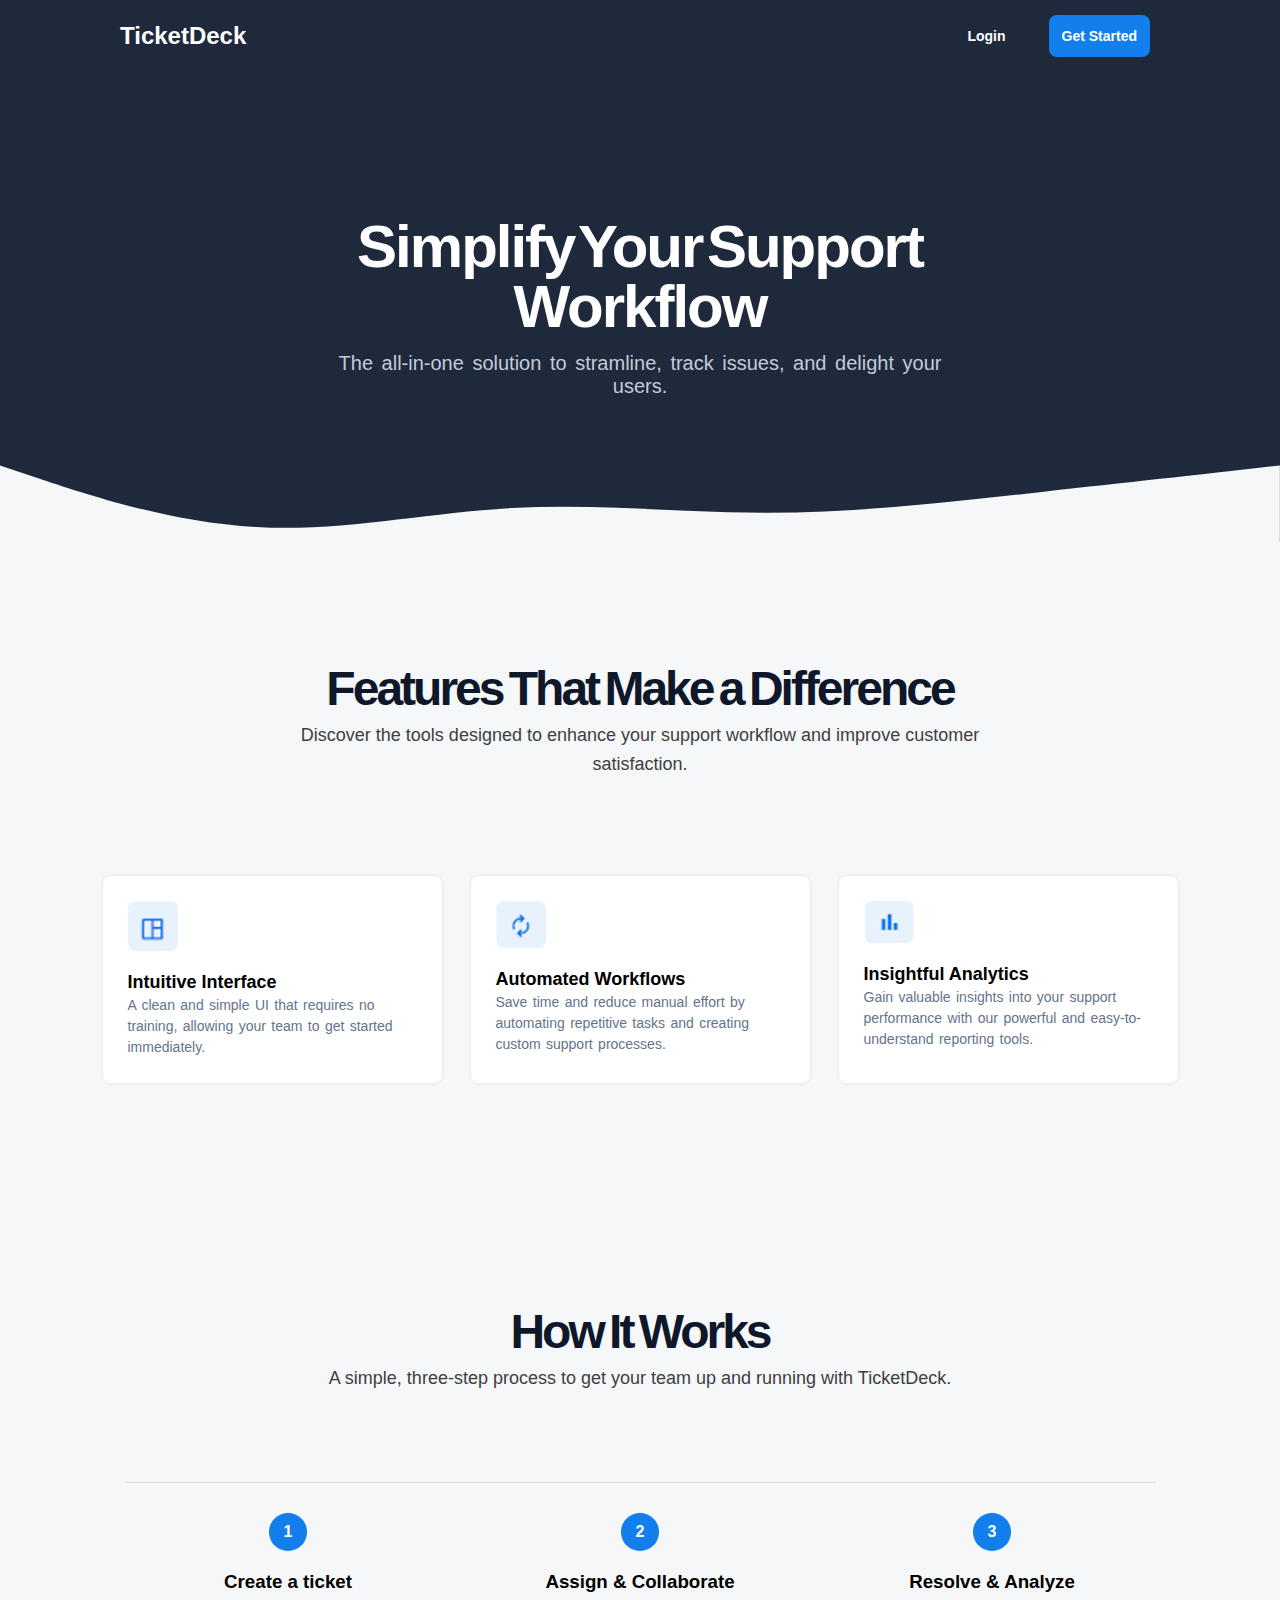
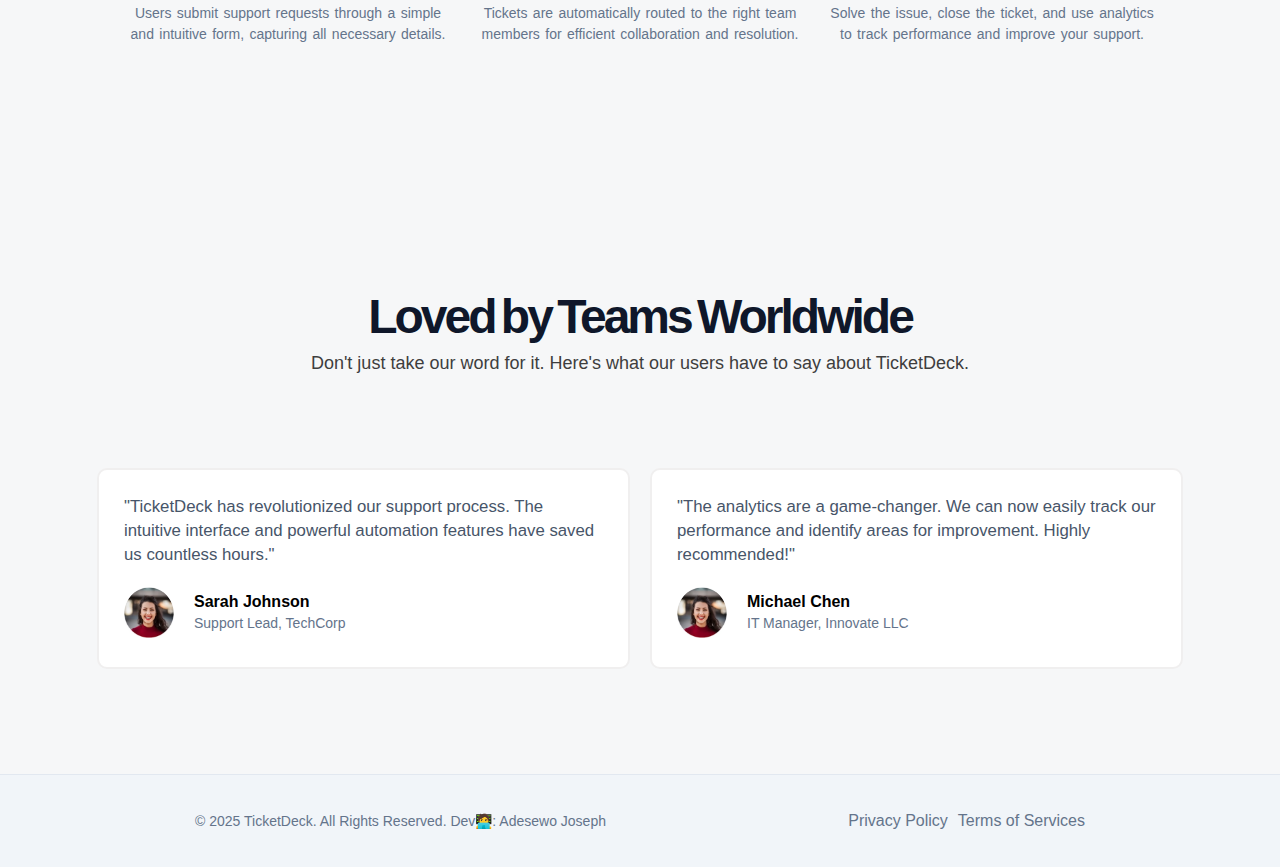
<file: index.html>
<!DOCTYPE html>
<html lang="en">
<head>
    <meta charset="UTF-8">
    <meta name="viewport" content="width=device-width, initial-scale=1.0">
    <link rel="stylesheet" href="landing.css">
    <title>Ticket Management</title>
</head>
<body>
    <nav>
        <div class="navbar">
            <div class="logo">
                <p>TicketDeck</p>
            </div>

            <div class="login-and-get-started"> 
                <a href="login.html" id="login">Login</a>
                <a href="signup.html" target="_blank" rel="noopenner noreferrer" id="get-started">Get Started</a>
            </div>
        </div>

        <header>
            <div>
                <h1>Simplify Your Support Workflow</h1>
                <p>
                    The all-in-one solution to stramline,
                    track issues, and delight your users.
                </p>
            </div>
        </header>

        <div id="wavy"> 
            <svg class="w-full h-auto" viewBox="0 0 1440 120" xmlns="http://www.w3.org/2000/svg">
            <path d="M0,32L48,48C96,64,192,96,288,101.3C384,107,480,85,576,80C672,75,768,85,864,85.3C960,85,1056,75,1152,64C1248,53,1344,43,1392,37.3L1440,32L1440,120L1392,120C1344,120,1248,120,1152,120C1056,120,960,120,864,120C768,120,672,120,576,120C480,120,384,120,288,120C192,120,96,120,48,120L0,120Z" fill="#f6f7f8"></path>
            </svg>
        </div>
    </nav>

    <main>
        <section class="features">

            <header>
                <h1>Features That Make a Difference</h1>
                <p>
                    Discover the tools designed to 
                    enhance your support workflow and 
                    improve customer satisfaction.
                </p>
            </header>

            <div class="features-card-container">

                <div class="features-cards">
                    <img src="images/dashboard.png" alt="">
                    <h3>Intuitive Interface</h3>
                    <p>
                        A clean and simple UI that requires no training, 
                        allowing your team to get started immediately.
                    </p>
                </div>

                <div class="features-cards">
                    <img src="images/autorenew.png" alt="">
                    <h3>Automated Workflows</h3>
                    <p>
                        Save time and reduce manual effort by 
                        automating repetitive tasks and creating 
                        custom support processes.
                    </p>
                </div>

                <div class="features-cards">
                    <img src="images/barchart.png" alt="">
                    <h3>Insightful Analytics</h3>
                    <p>
                        Gain valuable insights into your 
                        support performance with our powerful 
                        and easy-to-understand reporting tools.
                    </p>
                </div>

            </div>
        </section>

        <section class="how-it-works">
            <header>
                <h1>How It Works</h1>
                <p>
                    A simple, three-step process to 
                    get your team up and running with TicketDeck.
                </p>
            </header>

            <div class="how-it-works-card-container">

                <div class="how-it-works-cards">
                    <span>1</span>
                    <h3>Create a ticket</h3>
                    <p>
                        Users submit support requests through 
                        a simple and intuitive form, capturing 
                        all necessary details.
                    </p>
                </div>

                <div class="how-it-works-cards">
                    <span>2</span>
                    <h3>Assign & Collaborate</h3>
                    <p>
                        Tickets are automatically routed 
                        to the right team members for efficient 
                        collaboration and resolution.
                    </p>
                </div>

                <div class="how-it-works-cards">
                    <span>3</span>
                    <h3>Resolve & Analyze</h3>
                    <p>
                        Solve the issue, close the ticket, 
                        and use analytics to track performance 
                        and improve your support.
                    </p>
                </div>

            </div>
            
        </section>

        <section class="team-compliments">
            <header>
                <h1>Loved by Teams Worldwide</h1>
                <p>
                    Don't just take our word for it. 
                    Here's what our users have to say about TicketDeck.
                </p>
            </header>

            <div class="team-compliments-card-container">

                <div class="team-compliments-card">
                    <p class="compliment">
                        "TicketDeck has revolutionized our 
                        support process. The intuitive interface 
                        and powerful automation features have saved 
                        us countless hours."
                    </p>
                    <div class="teammates">
                        <figure>
                            <img src="images/lady.png" alt="">
                        </figure>
                        <div class="name-and-position">
                            <h4>Sarah Johnson</h4>
                            <p>Support Lead, TechCorp</p>
                        </div>
                    </div>
                </div>

                <div class="team-compliments-card">
                    <p class="compliment">
                        "The analytics are a game-changer. 
                        We can now easily track our performance 
                        and identify areas for improvement. Highly recommended!"
                    </p>
                    <div class="teammates">
                        <figure>
                            <img src="images/lady.png" alt="">
                        </figure>
                        <div class="name-and-position">
                            <h4>Michael Chen</h4>
                            <p>IT Manager, Innovate LLC</p>
                        </div>
                    </div>
                </div>

            </div>
        </section>
    </main>

    <footer>
        <div>
           <p>© 2025 TicketDeck. All Rights Reserved. Dev🧑‍💻: Adesewo Joseph</p> 
        </div>
        <div class="privacy-policy-and-terms-of-services">
           <a href="">Privacy Policy</a> 
           <a href="">Terms of Services</a> 
        </div>
    </footer>
</body>
</html>
</file>
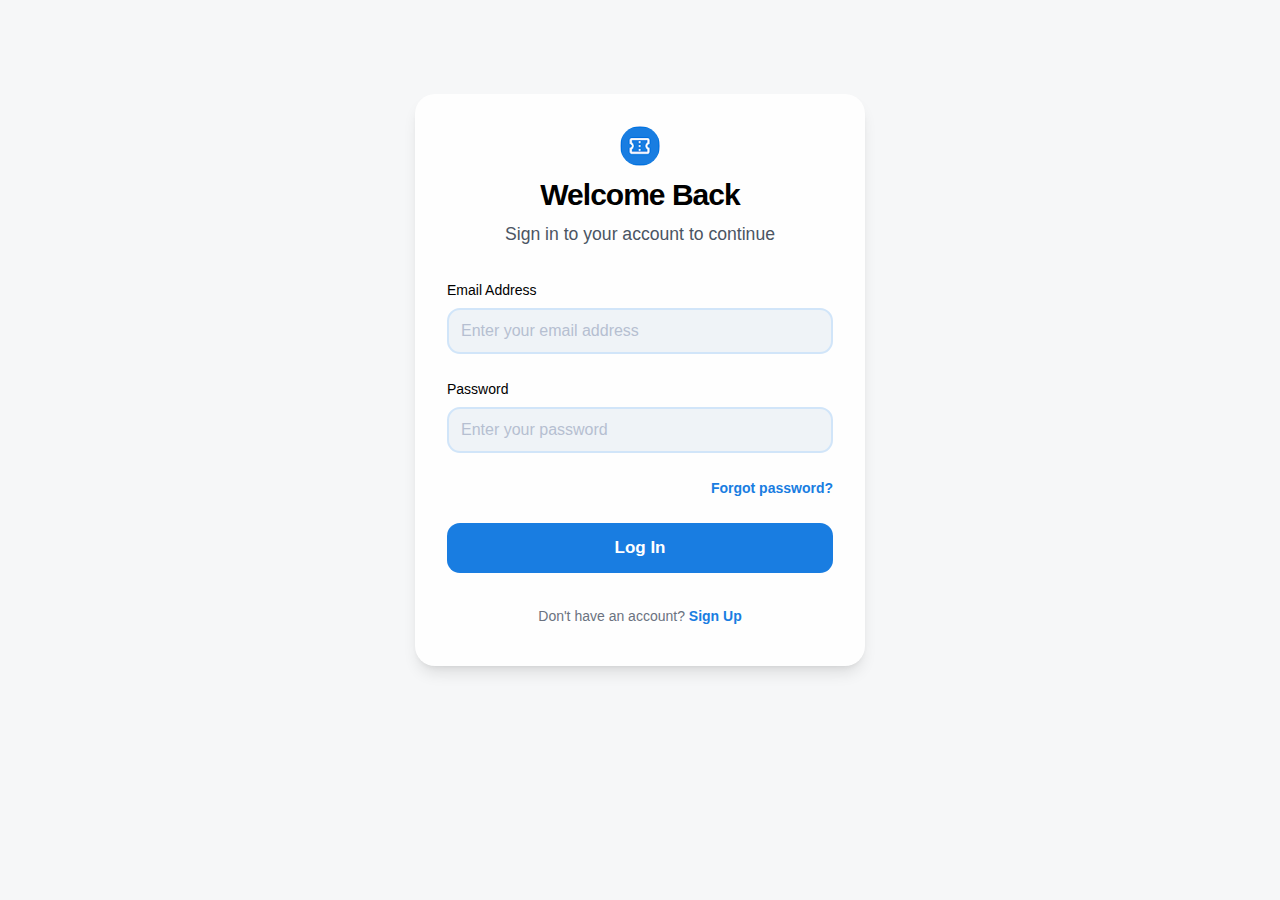
<file: login.html>
<!DOCTYPE html>
<html lang="en">
<head>
    <meta charset="UTF-8">
    <meta name="viewport" content="width=device-width, initial-scale=1.0">
    <link rel="stylesheet" href="login.css">
    <script src="login.js" defer></script>
    <title>Login</title>
</head>
<body>
    <main>
        <section class="success-message-container">
            <div class="success-message">
                <img src="images/logincheck.png" alt="" id="check">
                <div class="redirecting-message">
                    <p>Login successful! Redirecting...</p>
                </div>
            </div>
        </section>


        <section class="form">

            <div class="form-container">
                <div class="form-header">
                    <img src="images/logo.png" alt="" id="logo">
                    <h1>Welcome Back</h1>
                    <p>Sign in to your account to continue</p>
                </div>
                
                <div class="form-fields-container">
                    <div class="form-fields">
                        <label for=""email>Email Address</label>
                        <input type="email" name="email" id="email" placeholder="Enter your email address">
                        <p>error message</p>
                    </div>
                    <div class="form-fields">
                        <label for=""password>Password</label>
                        <input type="password" name="password" id="password" placeholder="Enter your password">
                        <p>error message</p>
                    </div>

                    <a href="" id="forgot-password">Forgot password?</a>

                    <a  href="Dashboard.html" id="login-btn">Log In</a>
                
                </div>

                <div class="sign-up">
                    <p>Don't have an account? <span><a href="signup.html" target="_blank" rel="noopenner referrerer">Sign Up</a></span></p>
                </div>
            </div>
        </section>
    </main>
</body>
</html>
</file>
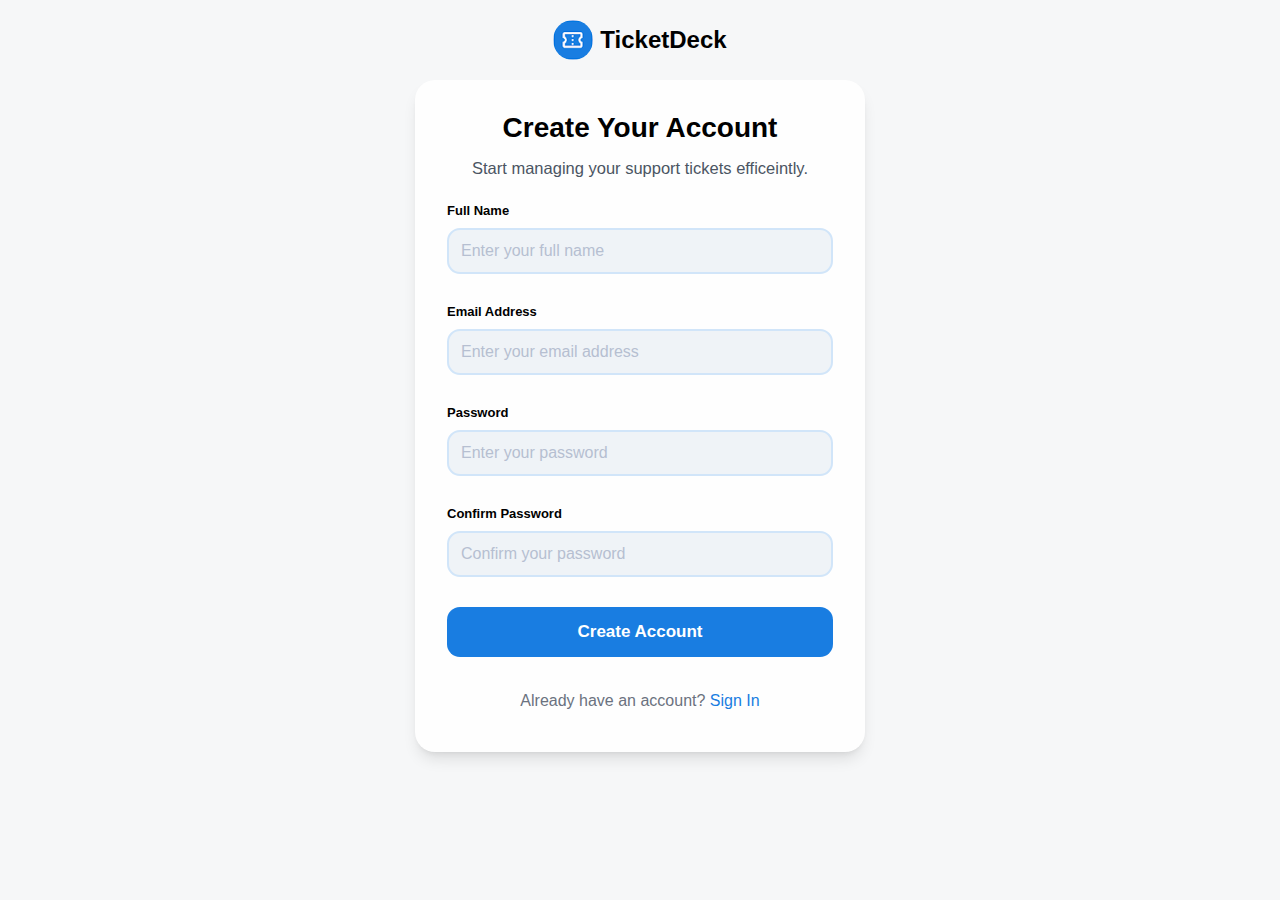
<file: signup.html>
<!DOCTYPE html>
<html lang="en">
<head>
    <meta charset="UTF-8">
    <meta name="viewport" content="width=device-width, initial-scale=1.0">
    <link rel="stylesheet" href="signup.css">
    <script src="signup.js" defer></script>
    <title>Sign Up</title>
</head>
<body>
    <main>
        <section class="success-message-container">
            <div class="success-message">
                <img src="images/check.png" alt="" id="check">
                <div class="redirecting-message">
                    <h4>Account Created!</h4>
                    <p>You will be redirected shortly.</p>
                </div>
            </div>
        </section>


        <section class="form">

            <div class="company-logo-and-name">
                <h2><img src="images/logo.png" alt="" id="logo">TicketDeck</h2>
            </div>

            <div class="form-container">
                <div class="form-header">
                    <h1>Create Your Account</h1>
                    <p>Start managing your support tickets efficeintly.</p>
                </div>
                
                <div class="form-fields-container">
                    <div class="form-fields">
                        <label for=""full-name>Full Name</label>
                        <input type="text" name="fname" id="full-name" placeholder="Enter your full name">
                        <p>error message</p>
                    </div>
                    <div class="form-fields">
                        <label for=""email>Email Address</label>
                        <input type="email" name="email" id="email" placeholder="Enter your email address">
                        <p>error message</p>
                    </div>
                    <div class="form-fields">
                        <label for=""password>Password</label>
                        <input type="password" name="password" id="password" placeholder="Enter your password">
                        <p>error message</p>
                    </div>
                    <div class="form-fields">
                        <label for=""confirm-password>Confirm Password</label>
                        <input type="password" name="password" id="confirm-password" placeholder="Confirm your password">
                        <p>error message</p>
                    </div>

                        <a href="login.html" id="create-account-btn">Create Account</a>
                </div>

                <div class="sign-in">
                    <p>Already have an account? <span><a href="login.html">Sign In</a></span></p>
                </div>
            </div>
        </section>
    </main>
</body>
</html>
</file>
<file: landing.css>
* {
    box-sizing: border-box;
    padding: 0;
    margin: 0;
    font-family: sans-serif;
}
body {
    background-color: #f6f7f8;
}
nav {
    /* border: 1px solid red; */
    padding: 5px 120px;
    background-color: #1e293b;
    display: flex;
    flex-direction: column;
    gap: 10px;
    justify-content: center;
    align-items: center;
    position: relative;
}
.navbar {
    /* border: 1px solid yellow; */
    width: 100%;
    color: white;
    display: flex;
    justify-content: space-between;
    align-items: center;
}
.logo {
    font-size: 24px;
    font-weight: 600;
}
.login-and-get-started {
    /* border: 1px solid white; */
    display: flex;
    align-items: center;
    gap: 20px;
    padding: 10px;

}
.login-and-get-started a {
    width: max-content;
    color: white;
    text-decoration: none;
    padding: 13px;
    background-color: #137fec;
    border-radius: 8px;
    font-size: 14px;
    font-weight: 600;
    transition: all 0.1s ease-in-out;
}
#get-started:hover {
    background-color: rgb(19 127 236 / 0.9);}
#login {
    background-color: transparent;
    padding: 13px 23px;
}
#login:hover {
    background-color: rgb(255 255 255 / 0.1);
}
nav header {
    /* border: 1px solid red; */
    width: 100%;
    height: 460px;
    display: flex;
    justify-content: center;
    align-items: center;
}
nav header div {
    width: 664px;
    min-width: 280px;
    /* border: 1px solid red; */
}
nav header h1{
    color: white;
    font-size: 3.75rem;
    font-weight: 900;
    word-spacing: -10px;
    letter-spacing: -2px;
    text-align: center;
    line-height: 1;
}
nav header p {
    color: #c2ccd8;
    text-align: center;
    font-size: 1.25rem;
    word-spacing: 3px;
    margin-top: 15px;
}
#wavy {
    /* border: 1px solid red; */
    width: 100%;
    position: absolute;
    bottom: -6px;
    left: 0px;
}
main {
    padding: 5px 50px;
}
.features, .how-it-works, .team-compliments {
    /* border: 1px solid red ; */
    padding: 100px 0px;
    margin-top: 14px;
    display: flex;
    flex-direction: column;
    align-items: center;
    gap: 90px;
}
.features header, .how-it-works header, .team-compliments header {
    /* border: 1px solid violet; */
    text-align: center;
    max-width: 759px;
    min-width: 100px;
}
.features header h1, .how-it-works header h1, .team-compliments header h1 {
    font-size: 3rem;
    font-weight: 800;
    word-spacing: -4px;
    letter-spacing: -3px;
    color: rgb(15 23 42);
}
.features header p, .how-it-works header p, .team-compliments header p {
    font-size: 1.125rem;
    line-height: 1.6;
    margin-top: 5px;
    color: #3e3e3e;
}

.features-card-container, .how-it-works-card-container {
    /* border: 1px solid yellow; */
    padding: 5px;
    display: flex;
    gap: 25px;
}
@media screen and (max-width: 980px){
    .features-card-container, .how-it-works-card-container, .team-compliments-card-container {
        flex-wrap: wrap;
    }
    .features-cards,.how-it-works-cards, .team-compliments-card {
        flex: 1;
    }
}
.features-cards {
    border: 2px solid #f0efef;
    background-color: white;
    border-radius: 10px;
    flex-basis: 343px;
    padding: 25px;
    display: flex;
    flex-direction: column;
    gap: 2px;
    transition: all 0.2s ease-in-out;
}
.features-cards:hover, .team-compliments-card:hover {
    box-shadow: 1px 9px 12px 0px #e5e5e5;
}
.features-cards img {
    width: 50px;
    border-radius: 8px;
    margin-bottom: 10px;
}
.features-cards h3 {
    font-size: 18px;
    margin-top: 9px;
}
.features-cards p, .how-it-works-cards p {
    font-size: 0.875rem;
    line-height: 1.5;
    word-spacing: 1.5px;
    color: rgb(100 116 139);
}
.how-it-works-card-container {
    border-top: 1px solid #d7d7d7;
    padding: 30px 0;
}
.how-it-works-cards {
    flex-basis: 327px;
    /* padding: 20px; */
    display: flex;
    flex-direction: column;
    align-items: center;
    gap: 10px;
}
.how-it-works-cards p {
    text-align: center;
}
.how-it-works-cards span {
    background-color: #137fec;
    padding: 10px 15px;
    margin-bottom: 10px;
    width: fit-content;
    border-radius: 100%;
    color: white;
    font-weight: 600;
}
.team-compliments-card-container {
    /* border: 1px solid red; */
    display: flex;
    justify-content: center;
    gap: 20px;
}
.team-compliments-card {
    border: 2px solid #f0efef;
    background-color: white;
    border-radius: 10px;
    padding: 25px;
    flex-basis: 533px;
    display: flex;
    flex-direction: column;
    justify-content: center;
    gap: 20px;
    transition: all 0.2s ease-in-out;
}
.team-compliments-card p {
    font-size: 1.05rem;
    color: rgb(71 85 105 );
    line-height: 1.5rem;
}
.teammates {
    /* border: 1px solid blueviolet; */
    display: flex;
    align-items: center;
    gap: 20px;
}
.teammates figure {
    width: 50px;
    border-radius: 100%;
    overflow: hidden;
}
.teammates figure img {
    width: 100%;
}
.name-and-position p {
    color: rgb(100 116 139);
    font-size: 0.875rem;
}
footer {
    padding: 37px 195px;
    background-color: rgb(241 245 249);
    border-top: 1px solid rgb(226 232 240);
    display: flex;
    justify-content: space-between;
    align-items: center;
    gap: 10px;
    flex-wrap: wrap;
    text-align: center;
}
footer p {
    font-size: 14px;
    color: rgb(100 116 139);
    width: max-content;
}
.privacy-policy-and-terms-of-services { 
    display: flex;
    justify-content: center;
    gap: 10px;
    flex-wrap: wrap;
}
.privacy-policy-and-terms-of-services a {
    text-decoration: none;
    color: rgb(100 116 139);
    width: max-content;
}
.privacy-policy-and-terms-of-services a:hover {
    color: black;
}
@media screen and (max-width: 772px){
    footer {
        justify-content: center;
        padding: 50px;
    }
}
</file>
<file: login.css>
*{
    box-sizing: border-box;
    padding: 0;
    margin: 0;
    font-family: sans-serif;
}
body {
    position: relative;
    background-color: #f6f7f8;
}
main {
    height: 760px;
    padding: 20px;
    display: flex;
    justify-content: center;
    align-items: center;
}
.success-message-container {
    /* border: 1px solid red; */
    padding: 10px;
    top: 20px;
    width: 100%;
    display: flex;
    justify-content: right;
    position: absolute;
}

.success-message {
    font-size: 14px;
    width: max-content;
    background: linear-gradient(135deg, #e6f8ec, #f1fdf4);
    border: 1px solid #bbf7d0;
    border-radius: 12px;
    padding: 17px 86px 17px 20px;
    box-shadow: 0 10px 15px -3px rgb(0 0 0 / 0.1), 0 4px 6px -4px rgb(0 0 0 / 0.1);
    display: flex;
    align-items: center;
    gap: 15px;
    animation: slideIn linear(0 0%, 0 1.8%, 0.01 3.6%, 0.03 6.35%, 0.07 9.1%, 0.13 11.4%, 0.19 13.4%, 0.27 15%, 0.34 16.1%, 0.54 18.35%, 0.66 20.6%, 0.72 22.4%, 0.77 24.6%, 0.81 27.3%, 0.85 30.4%, 0.88 35.1%, 0.92 40.6%, 0.94 47.2%, 0.96 55%, 0.98 64%, 0.99 74.4%, 1 86.4%, 1 100%) 1s alternate 1;
}
.redirecting-message p {
    color: green;
    line-height: 1.7;
}
#check {
    width: 23px;
    border-radius: 100%;
}
@keyframes slideIn {
    from {
        translate: 400px;
    }
    to {
        translate: 0px;
    }
}
.form {
    /* border: 1px solid blue; */
    flex-basis: 450px;
    display: flex;
    flex-direction: column;
}
.company-logo-and-name {
    width: 100%;
    display: flex;
    justify-content: center;
    padding: 20px;
}
.company-logo-and-name h2 {
    display: inline-flex;
    align-items: center;
    gap: 7px;
}
#logo {
    width: 40px;
    border-radius: 90%;
}

.form-container {
    /* border: 1px solid red; */
    background-color: #fefefe;
    border-radius: 20px;
    padding: 32px;
    box-shadow: 0 10px 15px -3px rgb(0 0 0 / 0.1), 0 4px 6px -4px rgb(0 0 0 / 0.1);
    display: flex;
    align-items: center;
    flex-direction: column;
    gap: 25px;
}
.form-header {
    display: flex;
    flex-direction: column;
    align-items: center;
    gap: 12px;
}
.form-header h1 {
    font-size: 1.875rem;
    font-weight: 900;
    text-align: center;
    letter-spacing: -0.033em;
}
.form-header p{
    font-size: 1.1rem;
    color: #4b5563;
    text-align: center;
}
.form-fields-container {
    /* border: 1px solid red; */
    width: 100%;
    margin-top: 12px;
    display: flex;
    flex-direction: column;
    gap: 27px;
}
.form-fields {
    display: flex;
    flex-direction: column;
    gap: 5px;
}
.form-fields label {
    font-size: 0.875rem;
    /* font-weight: 600; */
    margin-bottom: 5px;
}
.form-fields input {
    background-color: #eff3f7;
    padding: 12px;
    border-radius: 13px;
    outline: none;
    border: 2px solid #d1e5f9;
    font-size: 16px;
}
.form-fields input::placeholder {
    color: #b6bfd1;
}
.form-fields input:focus {
    outline: 2px solid #8fc0f0;
}
#forgot-password {
    align-self: flex-end;
    text-decoration: none;
    color: #197de1;
    font-size: 0.875rem;
    font-weight: 600;
}
#login-btn {
    text-align: center;
    text-decoration: none;
    padding: 15px;
    background-color: #197de1;
    color: white;
    font-size: 17px;
    font-weight: 600;
    border: none;
    border-radius: 13px;
}
#login-btn:hover {
    background-color: #186dc2;
    cursor: pointer;
}
.sign-up {
    padding: 10px 0px;
    color: #6b7280;
    font-size: 0.875rem;
}
.sign-up a {
    text-decoration: none;
    color: #197de1;
    font-weight: 600;
    font-size: 0.875rem;
}
.form-fields p {
    display: none;
    color: red;
}
</file>
<file: signup.css>
*{
    box-sizing: border-box;
    padding: 0;
    margin: 0;
    font-family: sans-serif;
}
body {
    position: relative;
    background-color: #f6f7f8;
}
main {
    display: flex;
    justify-content: center;
    align-items: center;
}
.success-message-container {
    /* border: 1px solid red; */
    padding: 10px;
    top: 20px;
    width: 100%;
    display: flex;
    justify-content: right;
    position: absolute;
}
.success-message {
    font-size: 14px;
    width: max-content;
    background-color: white;
    border: 1px solid #e6e6e6;
    border-radius: 15px;
    padding:  15px 20px;
    box-shadow: 0 10px 15px -3px rgb(0 0 0 / 0.1), 0 4px 6px -4px rgb(0 0 0 / 0.1);
    display: flex;
    align-items: center;
    gap: 15px;
    animation: slideIn linear(0 0%, 0 1.8%, 0.01 3.6%, 0.03 6.35%, 0.07 9.1%, 0.13 11.4%, 0.19 13.4%, 0.27 15%, 0.34 16.1%, 0.54 18.35%, 0.66 20.6%, 0.72 22.4%, 0.77 24.6%, 0.81 27.3%, 0.85 30.4%, 0.88 35.1%, 0.92 40.6%, 0.94 47.2%, 0.96 55%, 0.98 64%, 0.99 74.4%, 1 86.4%, 1 100%) 1s alternate 1;
}
.redirecting-message p {
    color: #6b7280;
    line-height: 1.7;
}
#check {
    width: 20px;
    border-radius: 100%;
}
@keyframes slideIn {
    from {
        translate: 400px;
    }
    to {
        translate: 0px;
    }
}
.form {
    /* border: 1px solid blue; */
    flex-basis: 450px;
    display: flex;
    flex-direction: column;
    /* gap: 20px; */
}
.company-logo-and-name {
    width: 100%;
    display: flex;
    justify-content: center;
    padding: 20px;
}
.company-logo-and-name h2 {
    display: inline-flex;
    align-items: center;
    gap: 7px;
}
#logo {
    width: 40px;
    border-radius: 90%;
}

.form-container {
    /* border: 1px solid red; */
    background-color: #fefefe;
    border-radius: 20px;
    padding: 32px;
    box-shadow: 0 10px 15px -3px rgb(0 0 0 / 0.1), 0 4px 6px -4px rgb(0 0 0 / 0.1);
    display: flex;
    align-items: center;
    flex-direction: column;
    gap: 25px;
}
.form-header {
    display: flex;
    flex-direction: column;
    align-items: center;
    gap: 15px;
}
.form-header h1 {
    font-size: 28px;
    text-align: center;
}
.form-header p{
    font-size: 16.5px;
    color: #4b5563;
    text-align: center;
}
.form-fields-container {
    /* border: 1px solid red; */
    width: 100%;
    display: flex;
    flex-direction: column;
    gap: 30px;
}
.form-fields {
    display: flex;
    flex-direction: column;
    gap: 5px;
}
.form-fields label {
    font-size: 13px;
    font-weight: 600;
    margin-bottom: 5px;
}
.form-fields input {
    background-color: #eff3f7;
    padding: 12px;
    border-radius: 13px;
    outline: none;
    border: 2px solid #d1e5f9;
    font-size: 16px;
}
.form-fields input::placeholder {
    color: #b6bfd1;
}

.form-fields input:focus {
    outline: 2px solid #8fc0f0;
}

#create-account-btn {
    text-decoration: none;
    text-align: center;
    padding: 15px;
    background-color: #197de1;
    color: white;
    font-size: 17px;
    font-weight: 600;
    border: none;
    border-radius: 13px;
}
#create-account-btn:hover {
    background-color: #186dc2;
    cursor: pointer;
}
.sign-in {
    padding: 10px 0px;
    color: #6b7280;
}
.sign-in a {
    text-decoration: none;
    color: #197de1;
}
.form-fields p {
    display: none;
    color: red;
}
</file>
